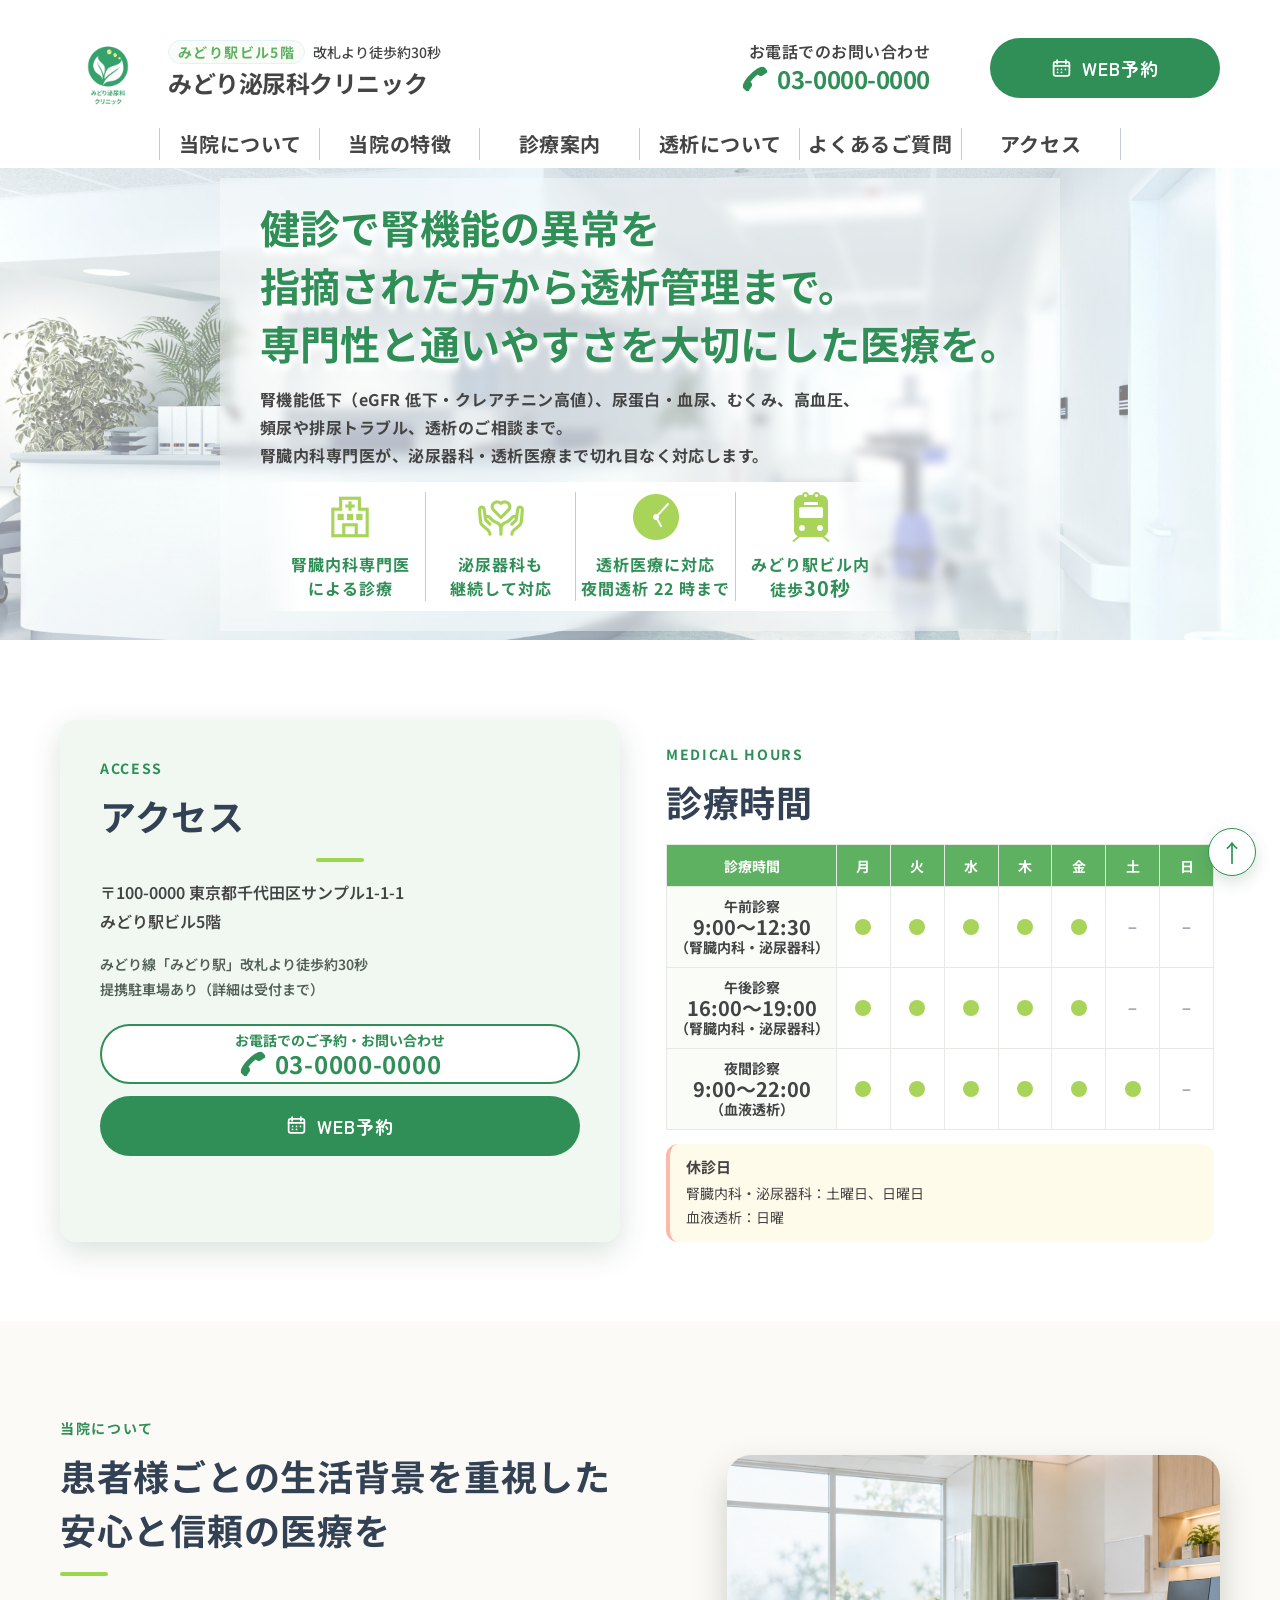
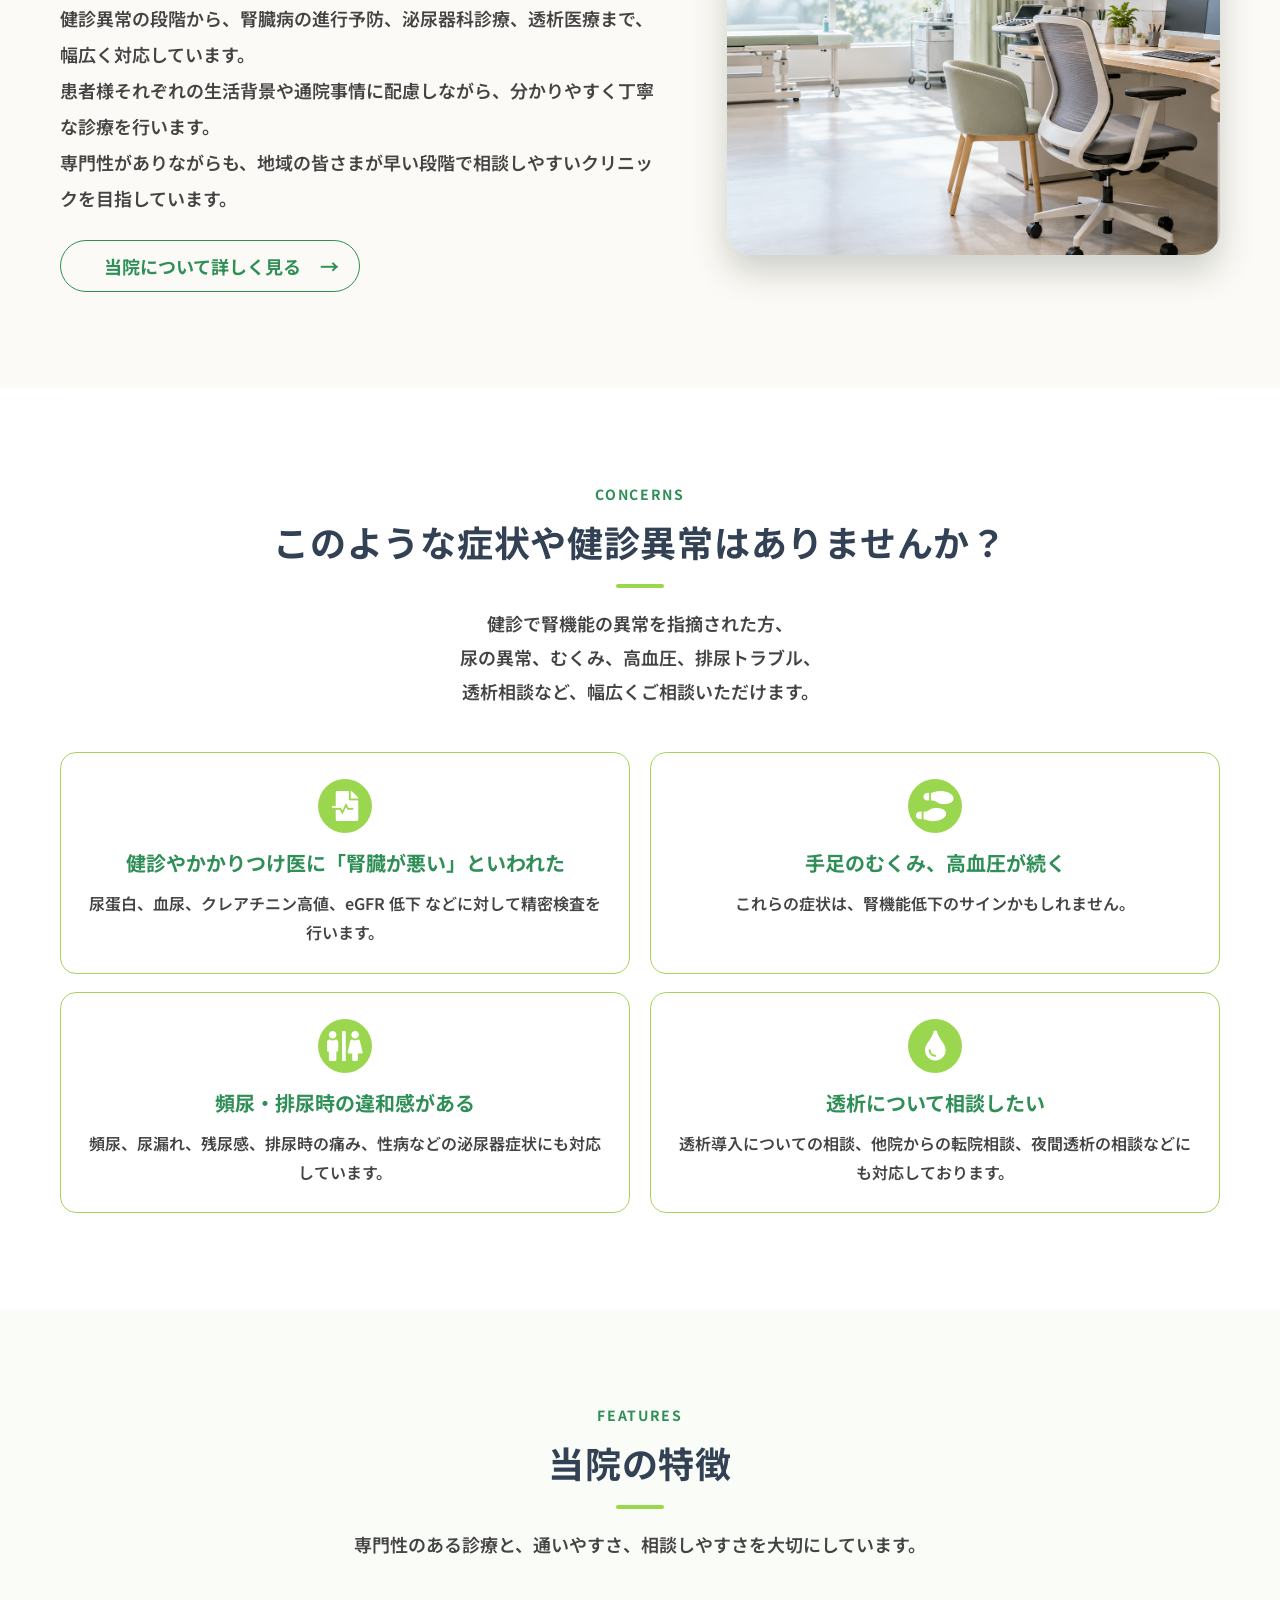
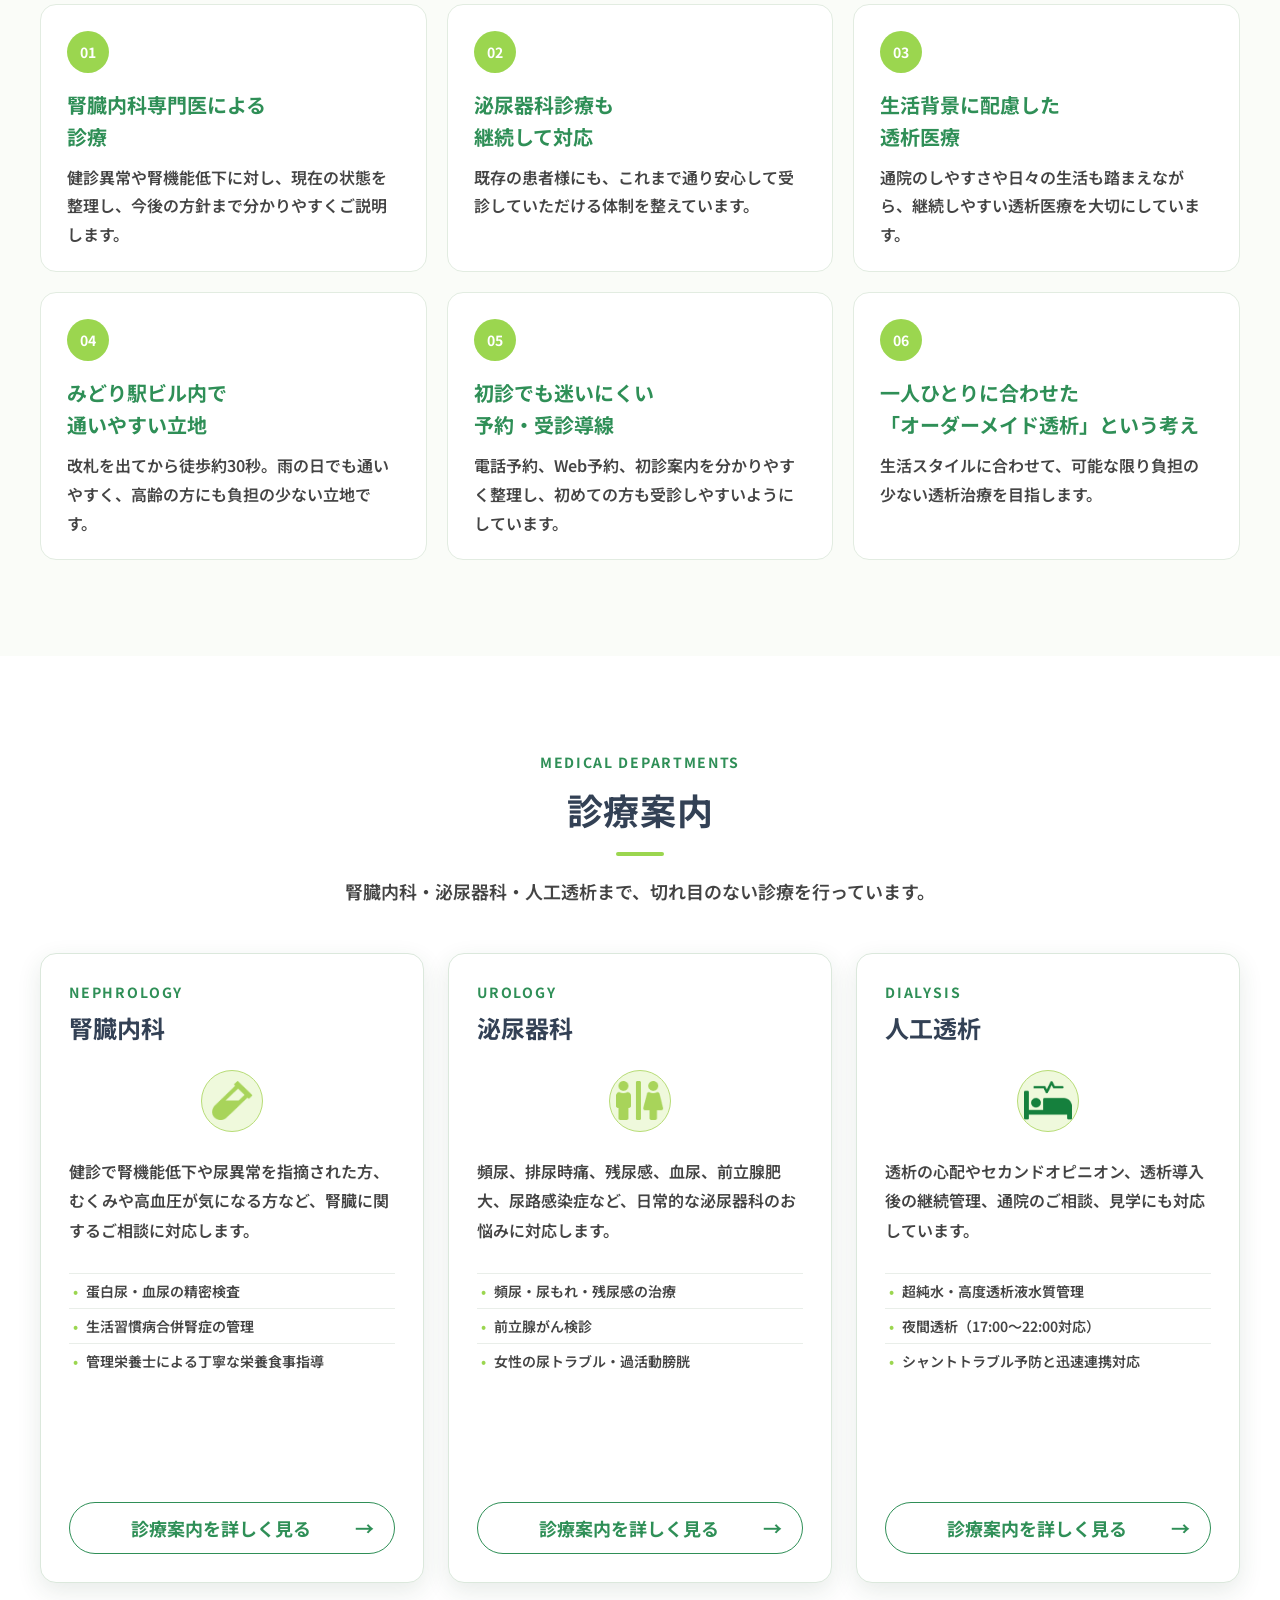
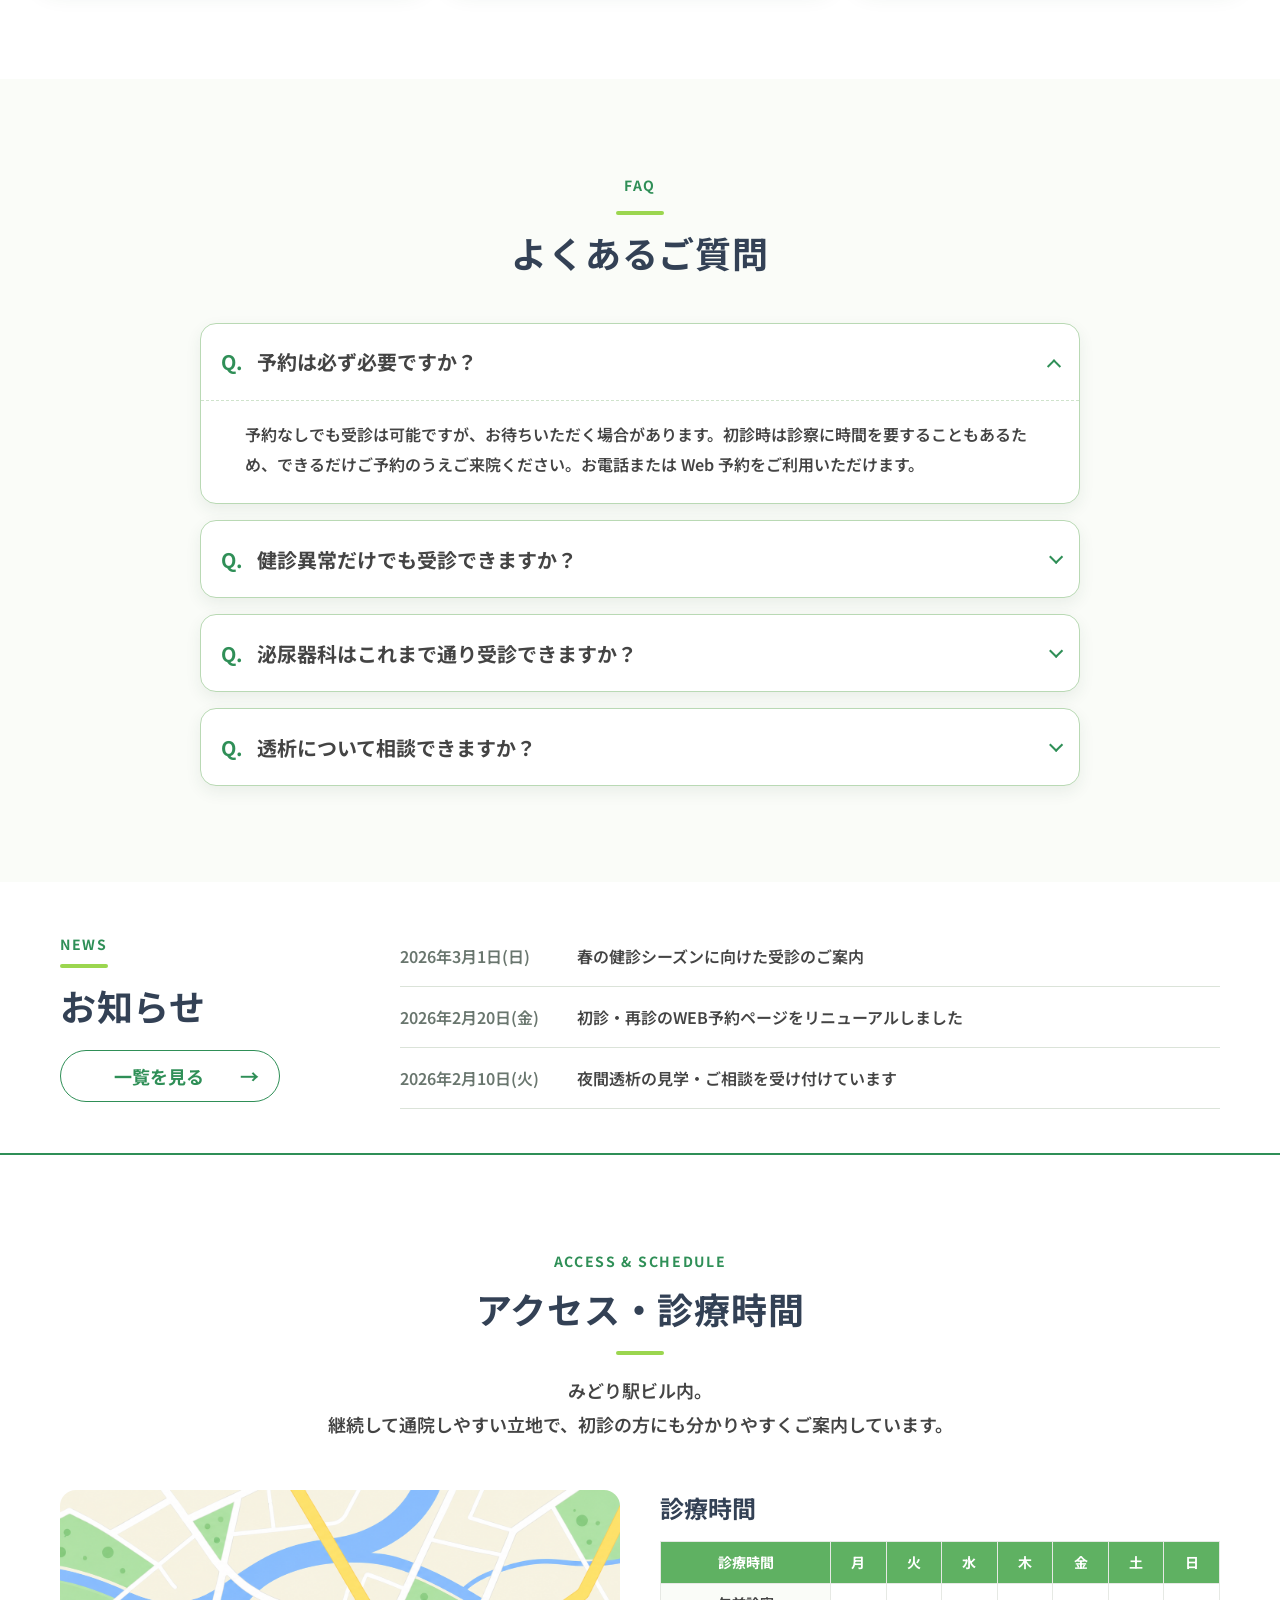
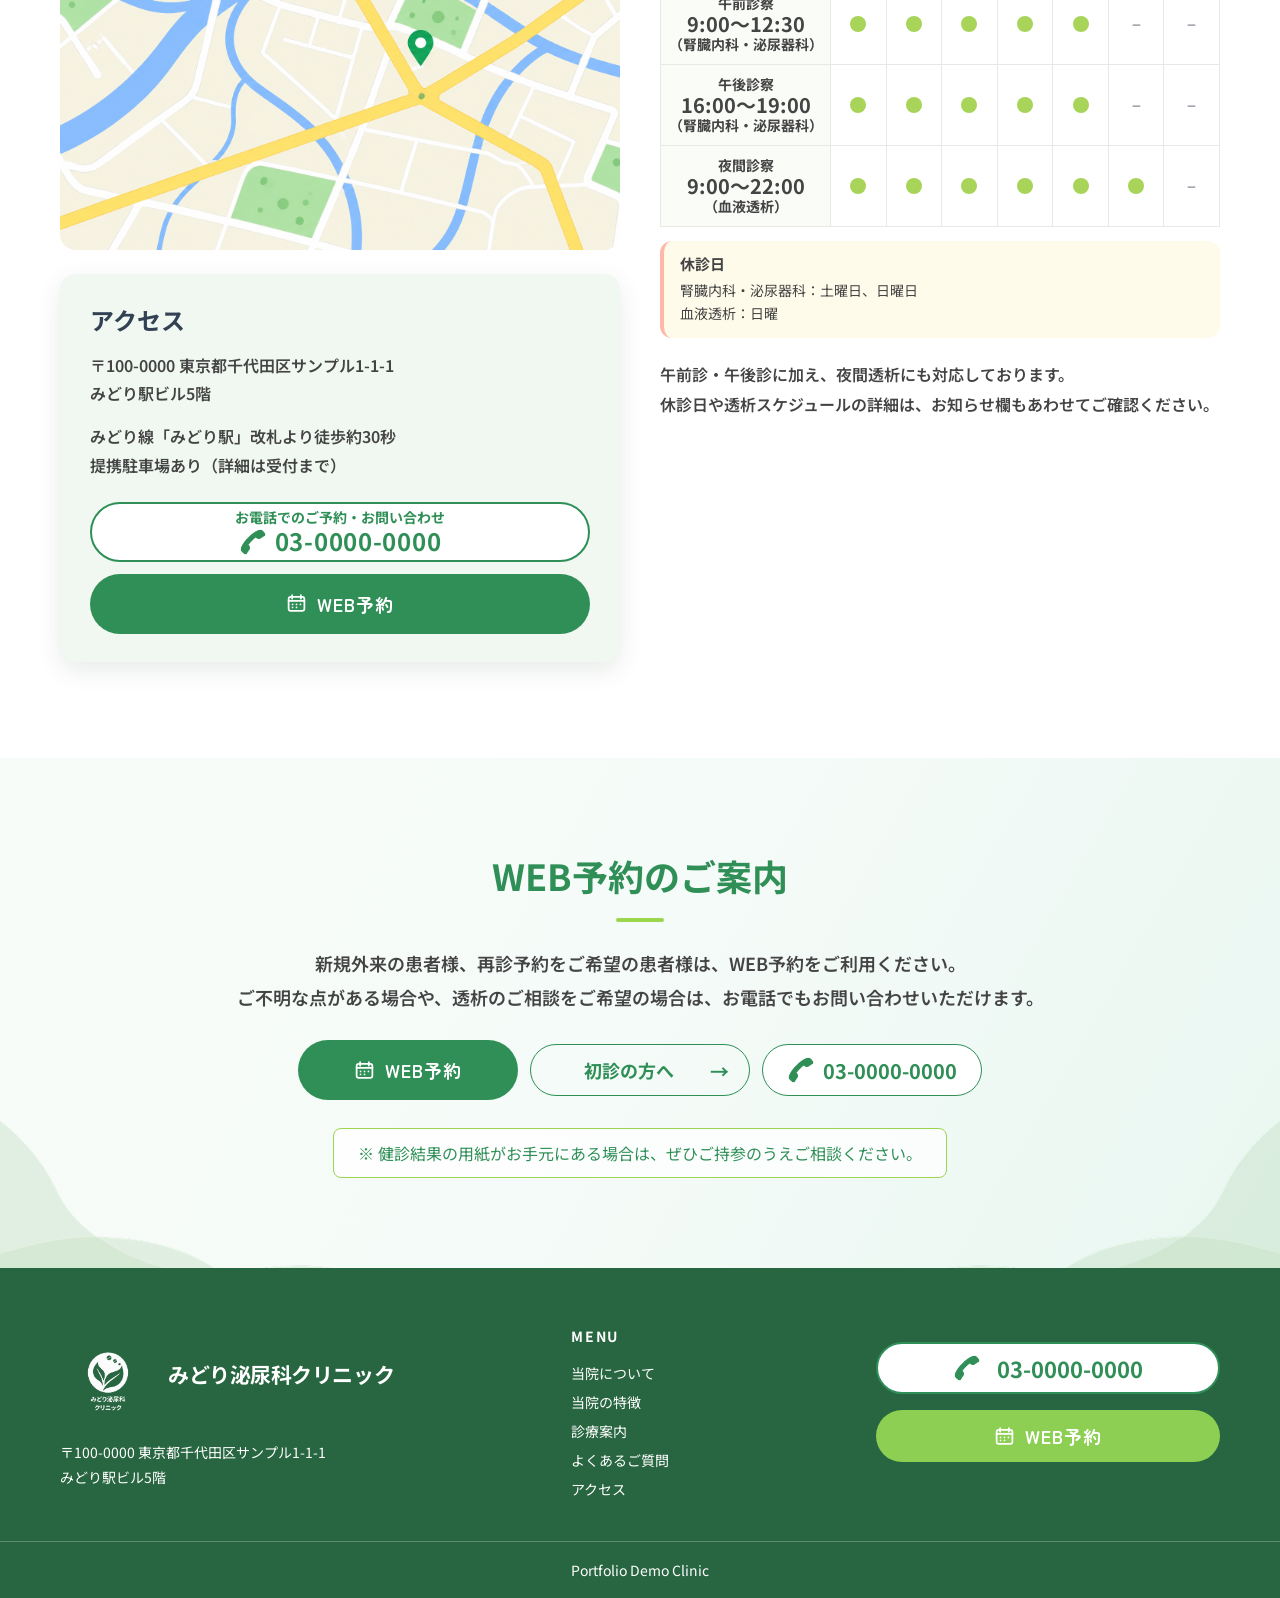
<file: index.html>
<!doctype html>
<html lang="ja">
  <head>
    <meta charset="UTF-8" />
    <meta name="viewport" content="width=device-width, initial-scale=1.0" />
    <meta name="description" content="みどり泌尿科クリニック" />
    <title>みどり泌尿科クリニック</title>
    <link rel="stylesheet" href="./css/style.css" />
  </head>
  <body id="top">
    <div id="app">
  <!-- Header -->
  <header class="site-header" data-node-id="1667:19910">
    <div class="header__main shell">
      <a class="brand" href="#top" aria-label="みどり泌尿科クリニック ホーム">
        <img class="brand__logo brand__logo--image" src="./images/clinic-logo.png" alt="みどり泌尿科クリニック ロゴ" />
        <span class="brand__copy">
          <span class="brand__eyebrow"><b>みどり駅ビル5階</b><small>改札より徒歩約30秒</small></span>
          <span class="brand__name">みどり泌尿科クリニック</span>
        </span>
      </a>
      <div class="header__actions">
        <a class="phone" href="tel:0300000000">
          <span>お電話でのお問い合わせ</span>
          <strong><img src="./images/call.png" alt="" aria-hidden="true" />03-0000-0000</strong>
        </a>
        <a class="booking button" href="#booking">WEB予約</a>
      </div>
      <input class="menu-toggle" id="menu-toggle" type="checkbox" />
      <label class="menu-button" for="menu-toggle">
        <img src="./images/mobile-menu.svg" alt="" /><span class="sr-only">メニューを開く</span>
      </label>
    </div>
    <nav class="global-nav" id="global-nav" aria-label="メインナビゲーション">
      <div class="global-nav__inner">
        <a href="#about">当院について</a><a href="#features">当院の特徴</a><a href="#departments">診療案内</a><a href="#departments">透析について</a><a href="#faq">よくあるご質問</a><a href="#access">アクセス</a>
      </div>
    </nav>
  </header>

  <!-- Main content -->
  <main>
    <!-- Hero / FV -->
    <section class="hero" data-node-id="1667:19911">
      <img class="hero__background" src="./images/hero.png" alt="清潔感のあるクリニック院内" />
      <div class="hero__shell shell">
        <div class="hero__panel">
          <h1>
            <span class="copy-desktop">健診で腎機能の異常を<br />指摘された方から透析管理まで。<br />専門性と通いやすさを大切にした医療を。</span>
            <span class="copy-mobile"><span>健診で腎機能の異常を指摘された方から透析管理まで。</span><span>専門性と通いやすさを</span><span>大切にした医療を。</span></span>
          </h1>
          <p class="hero__lead">
            <span class="copy-desktop">腎機能低下（eGFR 低下・クレアチニン高値）、尿蛋白・血尿、むくみ、高血圧、<br />頻尿や排尿トラブル、透析のご相談まで。<br />腎臓内科専門医が、泌尿器科・透析医療まで切れ目なく対応します。</span>
            <span class="copy-mobile"><span>腎機能低下（eGFR 低下・クレアチニン値）、尿蛋白・血尿、むくみ、高血圧、頻尿や</span><span>排尿トラブル、透析のご相談まで。</span><span>腎臓内科専門医が、泌尿器科・透析医療まで</span><span>切れ目なく対応します。</span></span>
          </p>
          <ul class="feature-list">
            
              <li class="feature-list__item">
                <img src="./images/hospital.png" alt="" />
                <span>腎臓内科専門医<br />による診療</span>
              </li>
              <li class="feature-list__item">
                <img src="./images/charity.png" alt="" />
                <span>泌尿器科も<br />継続して対応</span>
              </li>
              <li class="feature-list__item">
                <img src="./images/clock.png" alt="" />
                <span>透析医療に対応<br />夜間透析 22 時まで</span>
              </li>
              <li class="feature-list__item">
                <img src="./images/train.png" alt="" />
                <span>みどり駅ビル内<br />徒歩<strong>30秒</strong></span>
              </li>
          </ul>
        </div>
        <section class="mobile-info" aria-label="アクセス・診療時間・ご予約情報">
          <div class="mobile-info__block mobile-info__access">
            <span class="round-icon round-icon--pin" aria-hidden="true"></span>
            <h2>アクセス</h2>
            <p>〒100-0000 東京都千代田区サンプル1-1-1<br />みどり駅ビル5階</p>
          </div>
          <div class="mobile-info__block mobile-info__schedule">
            <span class="round-icon round-icon--clock" aria-hidden="true"></span>
            <h2>診療時間</h2>
            
  <div class="schedule-table-wrap">
    <table class="schedule-table">
      <thead><tr><th>診療時間</th><th>月</th><th>火</th><th>水</th><th>木</th><th>金</th><th>土</th><th>日</th></tr></thead>
      <tbody><tr><th><small>午前診察</small><strong>9:00<br />〜<br />12:30</strong><small>（腎臓内科・泌尿器科）</small></th><td><img src="./images/schedule-dot.svg" alt="診療あり" /></td><td><img src="./images/schedule-dot.svg" alt="診療あり" /></td><td><img src="./images/schedule-dot.svg" alt="診療あり" /></td><td><img src="./images/schedule-dot.svg" alt="診療あり" /></td><td><img src="./images/schedule-dot.svg" alt="診療あり" /></td><td>−</td><td>−</td></tr><tr><th><small>午後診察</small><strong>16:00<br />〜<br />19:00</strong><small>（腎臓内科・泌尿器科）</small></th><td><img src="./images/schedule-dot.svg" alt="診療あり" /></td><td><img src="./images/schedule-dot.svg" alt="診療あり" /></td><td><img src="./images/schedule-dot.svg" alt="診療あり" /></td><td><img src="./images/schedule-dot.svg" alt="診療あり" /></td><td><img src="./images/schedule-dot.svg" alt="診療あり" /></td><td>−</td><td>−</td></tr><tr><th><small>夜間診察</small><strong>9:00<br />〜<br />22:00</strong><small>（血液透析）</small></th><td><img src="./images/schedule-dot.svg" alt="診療あり" /></td><td><img src="./images/schedule-dot.svg" alt="診療あり" /></td><td><img src="./images/schedule-dot.svg" alt="診療あり" /></td><td><img src="./images/schedule-dot.svg" alt="診療あり" /></td><td><img src="./images/schedule-dot.svg" alt="診療あり" /></td><td><img src="./images/schedule-dot.svg" alt="診療あり" /></td><td>−</td></tr></tbody>
    </table>
  </div>
            <div class="closed-days"><h3>休診日</h3><p>腎臓内科・泌尿器科：土曜日、日曜日</p><p>血液透析：日曜</p></div>
          </div>
          <div class="mobile-info__block mobile-info__phone">
            <span class="round-icon round-icon--phone" aria-hidden="true"></span>
            <h2>お電話でのご予約</h2>
            <a class="mobile-phone" href="tel:0300000000"><small>お電話でのご予約・お問い合わせ</small><strong><img src="./images/call.png" alt="" />03-0000-0000</strong></a>
            <p class="caption">受付時間：診療時間に準ずる</p>
          </div>
          <div class="mobile-info__block mobile-info__booking">
            <span class="round-icon round-icon--calendar" aria-hidden="true"></span>
            <h2>24時間受付</h2>
            <a class="button mobile-booking" href="#booking">WEB予約</a>
          </div>
        </section>
      </div>
    </section>

    <!-- Access and schedule -->
    <section class="quick-access section-shell" aria-label="アクセスと診療時間">
      <article class="clinic-card">
        <p class="section-kicker">ACCESS</p><h2>アクセス</h2>
        <p>〒100-0000 東京都千代田区サンプル1-1-1<br />みどり駅ビル5階</p>
        <p class="clinic-card__route">みどり線「みどり駅」改札より徒歩約30秒<br />提携駐車場あり（詳細は受付まで）</p>
        <a class="phone-button" href="tel:0300000000"><small>お電話でのご予約・お問い合わせ</small><strong><img src="./images/call.png" alt="" aria-hidden="true" />03-0000-0000</strong></a>
        <a class="button" href="#booking">WEB予約</a>
      </article>
      <article class="quick-schedule"><p class="section-kicker">MEDICAL HOURS</p><h2>診療時間</h2>
  <div class="schedule-table-wrap">
    <table class="schedule-table">
      <thead><tr><th>診療時間</th><th>月</th><th>火</th><th>水</th><th>木</th><th>金</th><th>土</th><th>日</th></tr></thead>
      <tbody><tr><th><small>午前診察</small><strong>9:00<br />〜<br />12:30</strong><small>（腎臓内科・泌尿器科）</small></th><td><img src="./images/schedule-dot.svg" alt="診療あり" /></td><td><img src="./images/schedule-dot.svg" alt="診療あり" /></td><td><img src="./images/schedule-dot.svg" alt="診療あり" /></td><td><img src="./images/schedule-dot.svg" alt="診療あり" /></td><td><img src="./images/schedule-dot.svg" alt="診療あり" /></td><td>−</td><td>−</td></tr><tr><th><small>午後診察</small><strong>16:00<br />〜<br />19:00</strong><small>（腎臓内科・泌尿器科）</small></th><td><img src="./images/schedule-dot.svg" alt="診療あり" /></td><td><img src="./images/schedule-dot.svg" alt="診療あり" /></td><td><img src="./images/schedule-dot.svg" alt="診療あり" /></td><td><img src="./images/schedule-dot.svg" alt="診療あり" /></td><td><img src="./images/schedule-dot.svg" alt="診療あり" /></td><td>−</td><td>−</td></tr><tr><th><small>夜間診察</small><strong>9:00<br />〜<br />22:00</strong><small>（血液透析）</small></th><td><img src="./images/schedule-dot.svg" alt="診療あり" /></td><td><img src="./images/schedule-dot.svg" alt="診療あり" /></td><td><img src="./images/schedule-dot.svg" alt="診療あり" /></td><td><img src="./images/schedule-dot.svg" alt="診療あり" /></td><td><img src="./images/schedule-dot.svg" alt="診療あり" /></td><td><img src="./images/schedule-dot.svg" alt="診療あり" /></td><td>−</td></tr></tbody>
    </table>
  </div><div class="closed-days"><h3>休診日</h3><p>腎臓内科・泌尿器科：土曜日、日曜日</p><p>血液透析：日曜</p></div></article>
    </section>

    <!-- About clinic -->
    <section class="about section-shell" id="about">
      <div class="about__copy"><p class="section-kicker">当院について</p><h2>患者様ごとの生活背景を重視した<br />安心と信頼の医療を</h2><p>健診異常の段階から、腎臓病の進行予防、泌尿器科診療、透析医療まで、幅広く対応しています。<br />患者様それぞれの生活背景や通院事情に配慮しながら、分かりやすく丁寧な診療を行います。<br />専門性がありながらも、地域の皆さまが早い段階で相談しやすいクリニックを目指しています。</p><a class="outline-button" href="#departments">当院について詳しく見る <span>→</span></a></div>
      <img class="about__image" src="./images/about-clinic-room.png" alt="明るく清潔なクリニックの診察室" />
    </section>

    <!-- Concerns -->
    <section class="concerns section-shell">
      <div class="section-heading"><p class="section-kicker">CONCERNS</p><h2>このような症状や健診異常はありませんか？</h2><p>健診で腎機能の異常を指摘された方、<br />尿の異常、むくみ、高血圧、排尿トラブル、<br />透析相談など、幅広くご相談いただけます。</p></div>
      <div class="concern-grid"><article class="concern-card"><span class="concern-card__icon"><img src="./images/concerns-1.png" alt="" /></span><div><h3>健診やかかりつけ医に「腎臓が悪い」といわれた</h3><p>尿蛋白、血尿、クレアチニン高値、eGFR 低下 などに対して精密検査を行います。</p></div></article><article class="concern-card"><span class="concern-card__icon"><img src="./images/concerns-2.png" alt="" /></span><div><h3>手足のむくみ、高血圧が続く</h3><p>これらの症状は、腎機能低下のサインかもしれません。</p></div></article><article class="concern-card"><span class="concern-card__icon"><img src="./images/concerns-3.png" alt="" /></span><div><h3>頻尿・排尿時の違和感がある</h3><p>頻尿、尿漏れ、残尿感、排尿時の痛み、性病などの泌尿器症状にも対応しています。</p></div></article><article class="concern-card"><span class="concern-card__icon"><img src="./images/concerns-4.png" alt="" /></span><div><h3>透析について相談したい</h3><p>透析導入についての相談、他院からの転院相談、夜間透析の相談などにも対応しております。</p></div></article></div>
    </section>

    <!-- Clinic features -->
    <section class="features-section" id="features"><div class="section-shell"><div class="section-heading"><p class="section-kicker">FEATURES</p><h2>当院の特徴</h2><p>専門性のある診療と、通いやすさ、相談しやすさを大切にしています。</p></div><div class="feature-grid"><article class="feature-card"><span>01</span><h3>腎臓内科専門医による<br />診療</h3><p>健診異常や腎機能低下に対し、現在の状態を整理し、今後の方針まで分かりやすくご説明します。</p></article><article class="feature-card"><span>02</span><h3>泌尿器科診療も<br />継続して対応</h3><p>既存の患者様にも、これまで通り安心して受診していただける体制を整えています。</p></article><article class="feature-card"><span>03</span><h3>生活背景に配慮した<br />透析医療</h3><p>通院のしやすさや日々の生活も踏まえながら、継続しやすい透析医療を大切にしています。</p></article><article class="feature-card"><span>04</span><h3>みどり駅ビル内で<br />通いやすい立地</h3><p>改札を出てから徒歩約30秒。雨の日でも通いやすく、高齢の方にも負担の少ない立地です。</p></article><article class="feature-card"><span>05</span><h3>初診でも迷いにくい<br />予約・受診導線</h3><p>電話予約、Web予約、初診案内を分かりやすく整理し、初めての方も受診しやすいようにしています。</p></article><article class="feature-card"><span>06</span><h3>一人ひとりに合わせた<br />「オーダーメイド透析」という考え</h3><p>生活スタイルに合わせて、可能な限り負担の少ない透析治療を目指します。</p></article></div></div></section>

    <!-- Medical departments -->
    <section class="departments section-shell" id="departments"><div class="section-heading"><p class="section-kicker">MEDICAL DEPARTMENTS</p><h2>診療案内</h2><p>腎臓内科・泌尿器科・人工透析まで、切れ目のない診療を行っています。</p></div><div class="department-grid"><article class="department-card"><p>NEPHROLOGY</p><h3>腎臓内科</h3><div class="department-card__symbol" aria-hidden="true"><img src="./images/nephrology.png" alt="" /></div><p class="department-card__text">健診で腎機能低下や尿異常を指摘された方、むくみや高血圧が気になる方など、腎臓に関するご相談に対応します。</p><ul><li>蛋白尿・血尿の精密検査</li><li>生活習慣病合併腎症の管理</li><li>管理栄養士による丁寧な栄養食事指導</li></ul><a class="outline-button" href="#access">診療案内を詳しく見る <span>→</span></a></article><article class="department-card"><p>UROLOGY</p><h3>泌尿器科</h3><div class="department-card__symbol" aria-hidden="true"><img src="./images/urology.png" alt="" /></div><p class="department-card__text">頻尿、排尿時痛、残尿感、血尿、前立腺肥大、尿路感染症など、日常的な泌尿器科のお悩みに対応します。</p><ul><li>頻尿・尿もれ・残尿感の治療</li><li>前立腺がん検診</li><li>女性の尿トラブル・過活動膀胱</li></ul><a class="outline-button" href="#access">診療案内を詳しく見る <span>→</span></a></article><article class="department-card"><p>DIALYSIS</p><h3>人工透析</h3><div class="department-card__symbol" aria-hidden="true"><img src="./images/dialysis.png" alt="" /></div><p class="department-card__text">透析の心配やセカンドオピニオン、透析導入後の継続管理、通院のご相談、見学にも対応しています。</p><ul><li>超純水・高度透析液水質管理</li><li>夜間透析（17:00〜22:00対応）</li><li>シャントトラブル予防と迅速連携対応</li></ul><a class="outline-button" href="#access">診療案内を詳しく見る <span>→</span></a></article></div></section>

    <!-- FAQ -->
    <section class="faq-section" id="faq"><div class="section-shell"><div class="section-heading"><p class="section-kicker">FAQ</p><h2>よくあるご質問</h2></div><div class="faq-list"><div class="faq-item"><input class="faq-toggle" type="radio" name="faq" id="faq-1" checked /><label class="faq-question" for="faq-1"><span>Q.</span>予約は必ず必要ですか？<b aria-hidden="true"></b></label><p>予約なしでも受診は可能ですが、お待ちいただく場合があります。初診時は診察に時間を要することもあるため、できるだけご予約のうえご来院ください。お電話または Web 予約をご利用いただけます。</p></div><div class="faq-item"><input class="faq-toggle" type="radio" name="faq" id="faq-2" /><label class="faq-question" for="faq-2"><span>Q.</span>健診異常だけでも受診できますか？<b aria-hidden="true"></b></label><p>はい。健診結果をご持参のうえご相談ください。必要に応じて、精密検査や今後の治療方針をご案内します。</p></div><div class="faq-item"><input class="faq-toggle" type="radio" name="faq" id="faq-3" /><label class="faq-question" for="faq-3"><span>Q.</span>泌尿器科はこれまで通り受診できますか？<b aria-hidden="true"></b></label><p>はい。頻尿、血尿、排尿時の痛みなど、泌尿器科の症状にもこれまで通り対応しています。</p></div><div class="faq-item"><input class="faq-toggle" type="radio" name="faq" id="faq-4" /><label class="faq-question" for="faq-4"><span>Q.</span>透析について相談できますか？<b aria-hidden="true"></b></label><p>透析導入のご相談、他院からの転院、夜間透析についてもお気軽にお問い合わせください。</p></div></div></div></section>

    <!-- News -->
    <section class="news section-shell" id="news"><div><p class="section-kicker">NEWS</p><h2>お知らせ</h2><a class="outline-button" href="#news">一覧を見る <span>→</span></a></div><ul><li><time datetime="2026-03-01">2026年3月1日(日)</time><a href="#news">春の健診シーズンに向けた受診のご案内</a></li><li><time datetime="2026-02-20">2026年2月20日(金)</time><a href="#news">初診・再診のWEB予約ページをリニューアルしました</a></li><li><time datetime="2026-02-10">2026年2月10日(火)</time><a href="#news">夜間透析の見学・ご相談を受け付けています</a></li></ul></section>

    <!-- Access and schedule details -->
    <section class="access-section" id="access"><div class="section-shell"><div class="section-heading"><p class="section-kicker">ACCESS &amp; SCHEDULE</p><h2>アクセス・診療時間</h2><p>みどり駅ビル内。<br />継続して通院しやすい立地で、初診の方にも分かりやすくご案内しています。</p></div><div class="access-grid"><div><div class="map-placeholder" role="img" aria-label="みどり駅ビル周辺地図">MAP</div><article class="access-contact"><h3>アクセス</h3><p>〒100-0000 東京都千代田区サンプル1-1-1<br />みどり駅ビル5階</p><p>みどり線「みどり駅」改札より徒歩約30秒<br />提携駐車場あり（詳細は受付まで）</p><a class="phone-button" href="tel:0300000000"><small>お電話でのご予約・お問い合わせ</small><strong><img src="./images/call.png" alt="" aria-hidden="true" />03-0000-0000</strong></a><a class="button" href="#booking">WEB予約</a></article></div><article class="access-schedule"><h3>診療時間</h3>
  <div class="schedule-table-wrap">
    <table class="schedule-table">
      <thead><tr><th>診療時間</th><th>月</th><th>火</th><th>水</th><th>木</th><th>金</th><th>土</th><th>日</th></tr></thead>
      <tbody><tr><th><small>午前診察</small><strong>9:00<br />〜<br />12:30</strong><small>（腎臓内科・泌尿器科）</small></th><td><img src="./images/schedule-dot.svg" alt="診療あり" /></td><td><img src="./images/schedule-dot.svg" alt="診療あり" /></td><td><img src="./images/schedule-dot.svg" alt="診療あり" /></td><td><img src="./images/schedule-dot.svg" alt="診療あり" /></td><td><img src="./images/schedule-dot.svg" alt="診療あり" /></td><td>−</td><td>−</td></tr><tr><th><small>午後診察</small><strong>16:00<br />〜<br />19:00</strong><small>（腎臓内科・泌尿器科）</small></th><td><img src="./images/schedule-dot.svg" alt="診療あり" /></td><td><img src="./images/schedule-dot.svg" alt="診療あり" /></td><td><img src="./images/schedule-dot.svg" alt="診療あり" /></td><td><img src="./images/schedule-dot.svg" alt="診療あり" /></td><td><img src="./images/schedule-dot.svg" alt="診療あり" /></td><td>−</td><td>−</td></tr><tr><th><small>夜間診察</small><strong>9:00<br />〜<br />22:00</strong><small>（血液透析）</small></th><td><img src="./images/schedule-dot.svg" alt="診療あり" /></td><td><img src="./images/schedule-dot.svg" alt="診療あり" /></td><td><img src="./images/schedule-dot.svg" alt="診療あり" /></td><td><img src="./images/schedule-dot.svg" alt="診療あり" /></td><td><img src="./images/schedule-dot.svg" alt="診療あり" /></td><td><img src="./images/schedule-dot.svg" alt="診療あり" /></td><td>−</td></tr></tbody>
    </table>
  </div><div class="closed-days"><h4>休診日</h4><p>腎臓内科・泌尿器科：土曜日、日曜日</p><p>血液透析：日曜</p></div><p class="access-schedule__note">午前診・午後診に加え、夜間透析にも対応しております。<br />休診日や透析スケジュールの詳細は、お知らせ欄もあわせてご確認ください。</p></article></div></div></section>

    <!-- Final CTA -->
    <section class="booking-cta" id="booking"><div class="section-shell"><h2>WEB予約のご案内</h2><span></span><div><p>新規外来の患者様、再診予約をご希望の患者様は、WEB予約をご利用ください。<br />ご不明な点がある場合や、透析のご相談をご希望の場合は、お電話でもお問い合わせいただけます。</p><a class="button" href="#booking">WEB予約</a><a class="outline-button" href="#access">初診の方へ <span>→</span></a><a class="booking-cta__phone" href="tel:0300000000"><img src="./images/call.png" alt="" aria-hidden="true" />03-0000-0000</a></div><small>※ 健診結果の用紙がお手元にある場合は、ぜひご持参のうえご相談ください。</small></div></section>
  </main>

  <!-- Back to top -->
  <a class="back-to-top" href="#top" aria-label="ページ上部へ戻る">↑</a>
  <!-- Footer -->
  <footer class="site-footer"><div class="section-shell"><div class="footer-brand"><a class="brand" href="#top"><img class="brand__logo brand__logo--image" src="./images/clinic-logo.png" alt="みどり泌尿科クリニック ロゴ" /><span class="brand__copy"><span class="brand__name">みどり腎臓・<br />泌尿器クリニック</span></span></a><p>〒100-0000 東京都千代田区サンプル1-1-1<br />みどり駅ビル5階</p></div><div class="footer-menu"><h2>MENU</h2><a href="#about">当院について</a><a href="#features">当院の特徴</a><a href="#departments">診療案内</a><a href="#faq">よくあるご質問</a><a href="#access">アクセス</a></div><div class="footer-contact"><a href="tel:0300000000">☎ 03-0000-0000</a><a class="button" href="#booking">WEB予約</a></div></div><small>Portfolio Demo Clinic</small></footer>
</div>
  </body>
</html>
</file>
<file: css/style.css>
@import url('https://fonts.googleapis.com/css2?family=Noto+Sans+JP:wght@500;600;700&family=Zen+Maru+Gothic:wght@700&display=swap');

:root {
  --green: #2f8f57;
  --lime: #9bd64f;
  --ink: #444;
  --line: #c5cad6;
  --white: #fff;
  --content: 1160px;
}

* { box-sizing: border-box; }
html { color: var(--ink); font-family: 'Noto Sans JP', system-ui, sans-serif; scroll-behavior: smooth; }
body { margin: 0; min-width: 320px; }
a { color: inherit; text-decoration: none; }
img { display: block; max-width: 100%; }
.shell { width: min(var(--content), calc(100% - 32px)); margin-inline: auto; }
.sr-only { position: absolute; width: 1px; height: 1px; padding: 0; margin: -1px; overflow: hidden; clip: rect(0, 0, 0, 0); white-space: nowrap; border: 0; }

/* Header */
.site-header {
  position: relative;
  z-index: 10;
  height: 168px;
  padding-top: 20px;
  background: rgba(255, 255, 255, .95);
  backdrop-filter: blur(6px);
}
.header__main { height: 96px; display: flex; align-items: center; justify-content: space-between; }
.brand { display: flex; align-items: center; gap: 12px; min-width: 0; }
.brand__logo { width: 76px; height: 76px; object-fit: contain; border-radius: 16px; }
.header__main .brand__logo { width: 96px; height: 96px; }
.brand__logo--image { background: #fff; }
.footer-brand .brand__logo--image { content: url('../images/clinic-logo-white.png'); background: transparent; }
.footer-brand .brand__logo { width: 96px; height: 96px; }
.brand__logo--mark { display: grid; place-items: center; border: 3px solid #5fb162; color: #5fb162; background: #f6fbf2; font-size: 38px; font-weight: 500; line-height: 1; }
.brand__logo--mark > span { transform: rotate(45deg); }
.brand__copy { display: flex; flex-direction: column; gap: 5px; }
.brand__eyebrow { display: flex; align-items: center; gap: 8px; }
.brand__eyebrow b { padding: 3px 9px; border: 1px solid #e0f2fe; border-radius: 99px; color: #5fb162; background: #fafcf8; font-size: 14px; letter-spacing: .1em; line-height: 16px; }
.brand__eyebrow small { font-size: 14px; font-weight: 500; }
.brand__name { font-size: 24px; font-weight: 700; line-height: 28px; letter-spacing: -.45px; white-space: nowrap; }
.header__actions { display: flex; align-items: center; gap: 60px; }
.phone { display: flex; flex-direction: column; align-items: flex-end; line-height: 1; }
.phone > span { font-size: 16px; font-weight: 600; letter-spacing: .03em; }
.phone strong { display: inline-flex; align-items: center; gap: 8px; margin-top: 6px; color: var(--green); font-size: 24px; letter-spacing: -.45px; }
.phone strong img { width: 28px; height: 28px; object-fit: contain; }
.button { display: grid; place-items: center; width: 230px; height: 60px; border-radius: 99px; color: var(--white); background: var(--green); font-family: 'Zen Maru Gothic', sans-serif; font-size: 18px; font-weight: 700; letter-spacing: .05em; transition: transform .2s ease, background-color .2s ease; }
.booking.button, .mobile-booking, .clinic-card > .button, .access-contact > .button, .booking-cta .button, .footer-contact .button { display: inline-flex; align-items: center; justify-content: center; gap: 10px; }
.booking.button::before, .mobile-booking::before, .clinic-card > .button::before, .access-contact > .button::before, .booking-cta .button::before, .footer-contact .button::before { content: ''; width: 21px; height: 21px; flex: 0 0 21px; background: url('../images/calendar.svg') center / contain no-repeat; }
.button:hover { background: #27794a; transform: translateY(-1px); }
.global-nav { margin-top: 12px; }
.global-nav__inner { display: flex; justify-content: center; width: 974px; max-width: calc(100% - 32px); margin-inline: auto; }
.global-nav a { display: grid; place-items: center; min-width: 160px; padding: 8px; border-left: 1px solid var(--line); font-size: 20px; font-weight: 700; line-height: 16px; letter-spacing: .03em; white-space: nowrap; }
.global-nav a:last-child { border-right: 1px solid var(--line); }
.menu-button { display: none; cursor: pointer; }
.menu-toggle { position: absolute; width: 1px; height: 1px; opacity: 0; pointer-events: none; }
.mobile-info { display: none; }
.copy-mobile { display: none; }

/* Hero / FV */
.hero { position: relative; height: 472px; overflow: hidden; }
.hero__background { position: absolute; inset: 0; width: 100%; height: 100%; object-fit: cover; opacity: .5; }
.hero__shell { position: relative; display: flex; align-items: center; justify-content: center; height: 100%; padding-inline: 30px; }
.hero__panel { width: 840px; min-height: 452px; display: flex; flex-direction: column; justify-content: center; gap: 13px; padding: 20px 40px; background: rgba(255, 255, 255, .38); backdrop-filter: blur(5px); }
.hero h1 { margin: 0; color: var(--green); font-size: 40px; font-weight: 700; line-height: 1.45; white-space: nowrap; text-shadow: 0 4px 4px #fff; filter: drop-shadow(0 4px 2px #fff); }
.hero__lead { margin: 0; font-size: 16px; font-weight: 700; line-height: 28px; letter-spacing: .03em; }
.feature-list { display: grid; grid-template-columns: 150px 150px 160px 150px; width: 640px; margin: 0; padding: 10px 15px; list-style: none; background: linear-gradient(90deg, transparent 0%, #fff 7%, #fff 90%, transparent 100%); }
.feature-list__item { display: flex; flex-direction: column; align-items: center; justify-content: center; gap: 10px; min-height: 108px; color: var(--green); font-size: 16px; font-weight: 700; line-height: 24px; letter-spacing: 1px; text-align: center; }
.feature-list__item + .feature-list__item { border-left: 1px solid var(--line); }
.feature-list__item img { width: 50px; height: 50px; object-fit: contain; }
.feature-list__item strong { font-size: 20px; }

/* Shared content sections */
.section-shell { width: min(var(--content), calc(100% - 64px)); margin-inline: auto; }
.section-kicker { margin: 0 0 10px; color: var(--green); font-size: 14px; font-weight: 700; letter-spacing: .12em; }
.section-kicker::after { display: none; }
.section-heading { text-align: center; }
.section-heading h2:has(+ p)::after, .about__copy h2:has(+ p)::after, .clinic-card h2:has(+ p)::after { content: ''; display: block; width: 48px; height: 4px; margin: 16px auto 0; background: var(--lime); }
.about__copy h2:has(+ p)::after { margin-left: 0; }
.section-heading h2:has(+ p)::after, .about__copy h2:has(+ p)::after, .clinic-card h2:has(+ p)::after, .news .section-kicker::after, .faq-section .section-kicker::after, .booking-cta > div > span { border-radius: 99px; }
.section-heading h2, .quick-access h2, .about h2, .news h2 { margin: 0; color: #334155; font-size: 36px; line-height: 1.5; letter-spacing: .02em; text-wrap: balance; }
.section-heading > p:last-child { margin: 18px 0 0; font-size: 18px; font-weight: 600; line-height: 1.9; }
.outline-button { position: relative; display: inline-flex; align-items: center; justify-content: center; min-width: 220px; height: 52px; padding: 0 42px 0 20px; border: 1px solid var(--green); border-radius: 99px; color: var(--green); font-size: 18px; font-weight: 700; transition: background-color .2s ease, color .2s ease; }
.outline-button span { position: absolute; right: 20px; font-size: 19px; }
.outline-button:hover { color: #fff; background: var(--green); }
.phone-button { display: flex; flex-direction: column; align-items: center; justify-content: center; height: 60px; border: 2px solid var(--green); border-radius: 99px; color: var(--green); }
.phone-button small { font-size: 14px; font-weight: 700; }
.phone-button strong { display: inline-flex; align-items: center; justify-content: center; gap: 8px; font-size: 24px; line-height: 1.2; letter-spacing: .03em; }
.phone-button strong img, .booking-cta__phone img { width: 28px; height: 28px; object-fit: contain; }
.schedule-table-wrap { width: 100%; margin-top: 16px; overflow: hidden; }
.schedule-table { width: 100%; border-collapse: collapse; table-layout: fixed; text-align: center; }
.schedule-table th, .schedule-table td { border: 1px solid #e6e9e4; }
.schedule-table thead th { height: 42px; color: #fff; background: #5fb162; font-size: 14px; }
.schedule-table thead th:first-child { width: 170px; }
.schedule-table tbody th { padding: 10px 5px; background: #fafcf8; }
.schedule-table tbody th small, .schedule-table tbody th strong { display: block; }
.schedule-table tbody th strong br { display: none; }
.schedule-table tbody th small { font-size: 14px; line-height: 19px; }
.schedule-table tbody th strong { font-size: 20px; line-height: 22px; white-space: nowrap; }
.schedule-table tbody td { color: #778; font-size: 16px; }
.schedule-table tbody td img { width: 16px; height: 16px; margin: auto; }
.closed-days { margin-top: 14px; padding: 12px 16px; border-left: 4px solid #feb8a9; border-radius: 12px; background: #fffbeb; }
.closed-days h3, .closed-days h4 { margin: 0 0 5px; font-size: 15px; }
.closed-days p { margin: 0; font-size: 14px; line-height: 1.7; }

/* Access and schedule */
.quick-access { display: grid; grid-template-columns: 1fr 1fr; gap: 40px; padding-block: 80px; }
.clinic-card { padding: 38px 40px; border-radius: 16px; background: #f0f8f1; box-shadow: 0 10px 30px rgba(33, 76, 45, .16); }
.clinic-card h2, .quick-schedule h2 { font-size: 36px; }
.clinic-card > p:not(.section-kicker) { margin: 16px 0 0; font-size: 16px; font-weight: 600; line-height: 1.8; }
.clinic-card__route { color: #526058; font-size: 14px !important; }
.clinic-card .phone-button { margin-top: 22px; background: #fff; }
.clinic-card .button { width: 100%; margin-top: 12px; }
.quick-schedule { padding: 24px 6px 0; }

/* About clinic */
.about { display: grid; grid-template-columns: 1.1fr .9fr; gap: 64px; align-items: center; padding-block: 96px; background: #fcfaf6; box-shadow: 0 0 0 100vmax #fcfaf6; clip-path: inset(0 -100vmax); }
.about__copy h2 { max-width: 620px; font-size: 36px; text-wrap: balance; }
.about__copy h2 br { display: block; }
.about__copy > p:not(.section-kicker) { margin: 24px 0; font-size: 18px; font-weight: 600; line-height: 2; }
.about__copy .outline-button { min-width: 300px; padding-left: 32px; padding-right: 48px; }
.about__image { width: 100%; height: 400px; border-radius: 24px; object-fit: cover; box-shadow: 0 16px 35px rgba(30, 50, 35, .22); }

/* Concerns */
.concerns { padding-block: 96px; }
.concerns .section-heading > p:last-child { font-size: 18px; }
.concern-grid { display: grid; grid-template-columns: 1fr 1fr; gap: 18px 20px; margin-top: 44px; }
.concern-card { display: flex; flex-direction: column; align-items: center; gap: 14px; min-height: 148px; padding: 26px 28px; border: 1px solid #a8d45a; border-radius: 16px; text-align: center; }
.concern-card__icon { display: grid; place-items: center; flex: 0 0 54px; width: 54px; height: 54px; border-radius: 50%; color: #fff; background: var(--lime); font-size: 28px; font-weight: 700; }
.concern-card__icon img { width: auto; height: auto; max-width: 38px; max-height: 31px; object-fit: contain; }
.concern-card h3 { margin: 0 0 10px; color: var(--green); font-size: 20px; line-height: 1.6; text-align: center; }
.concern-card p { margin: 0; font-size: 16px; font-weight: 600; line-height: 1.8; text-align: center; }

/* Clinic features */
.features-section, /* FAQ */
.faq-section { background: #fafcf8; }
.features-section { padding-block: 96px; }
.features-section > .section-shell, /* Medical departments */
.departments { width: min(1200px, calc(100% - 48px)); }
.feature-grid { display: grid; grid-template-columns: repeat(3, 1fr); gap: 20px; margin-top: 42px; }
.feature-card { min-height: 234px; padding: 26px 26px 22px; border: 1px solid #e2ece1; border-radius: 16px; background: #fff; }
.feature-card > span { display: grid; place-items: center; width: 42px; height: 42px; border-radius: 50%; color: #fff; background: var(--lime); font-size: 14px; font-weight: 700; }
.feature-card h3 { margin: 16px 0 10px; color: var(--green); font-size: 20px; line-height: 1.6; }
.feature-card p { margin: 0; font-size: 16px; font-weight: 600; line-height: 1.8; }

.departments { padding-block: 96px; }
.department-grid { display: grid; grid-template-columns: repeat(3, 1fr); gap: 24px; margin-top: 44px; }
.department-card { display: flex; flex-direction: column; min-height: 630px; padding: 28px; border: 1px solid #dbe8dc; border-radius: 16px; background: #fff; box-shadow: 0 8px 24px rgba(33, 76, 45, .11); }
.department-card > p:first-child { margin: 0; color: var(--green); font-size: 14px; font-weight: 700; letter-spacing: .13em; }
.department-card h3 { margin: 8px 0 0; font-size: 24px; color: #334155; }
.department-card__symbol { display: grid; place-items: center; align-self: center; width: 62px; height: 62px; margin: 25px 0; border: 1px solid #b7dc76; border-radius: 50%; color: var(--green); background: #eff9dc; font-size: 36px; font-weight: 400; }
.department-card__symbol img { width: auto; height: auto; max-width: 48px; max-height: 40px; object-fit: contain; }
.department-card__text { min-height: 96px; margin: 0; font-size: 16px; font-weight: 600; line-height: 1.85; }
.department-card ul { min-height: 116px; margin: 20px 0; padding: 0; list-style: none; }
.department-card li { padding: 7px 0 7px 18px; border-top: 1px solid #e9eee9; font-size: 14px; font-weight: 600; line-height: 1.45; }
.department-card li::before { content: '•'; margin-left: -14px; margin-right: 8px; color: var(--lime); }
.department-card .outline-button { width: 100%; min-width: 0; margin-top: auto; }

.faq-section { padding-block: 96px; }
.faq-section .section-kicker::after { content: ''; display: block; width: 48px; height: 4px; margin-top: 16px; background: var(--lime); }
.faq-section .section-kicker::after { margin-inline: auto; }
.faq-list { display: grid; gap: 16px; width: min(880px, 100%); margin: 44px auto 0; }
.faq-item { overflow: hidden; border: 1px solid #b9d9b4; border-radius: 16px; background: #fff; box-shadow: 0 6px 16px rgba(33, 76, 45, .08); }
.faq-toggle { position: absolute; opacity: 0; pointer-events: none; }
.faq-question { display: flex; align-items: center; gap: 14px; min-height: 76px; padding: 16px 20px; cursor: pointer; font-size: 20px; font-weight: 700; }
.faq-question > span { color: var(--green); font-size: 20px; }
.faq-question b { width: 10px; height: 10px; margin-left: auto; border-right: 2px solid var(--green); border-bottom: 2px solid var(--green); transform: rotate(45deg) translateY(-3px); transition: transform .2s ease; }
.faq-toggle:checked ~ .faq-question b { transform: rotate(225deg) translate(-3px, -3px); }
.faq-item > p { display: none; margin: 0; padding: 18px 44px 24px; border-top: 1px dashed #cfe3cc; font-size: 16px; font-weight: 600; line-height: 1.9; }
.faq-toggle:checked ~ p { display: block; }

/* News */
.news { display: grid; grid-template-columns: 280px 1fr; gap: 60px; align-items: center; padding-block: 44px; }
.news .section-kicker::after { content: ''; display: block; width: 48px; height: 4px; margin-top: 10px; background: var(--lime); }
.news .outline-button { margin-top: 18px; }
.news ul { margin: 0; padding: 0; list-style: none; }
.news li { display: flex; gap: 32px; padding: 18px 0; border-bottom: 1px solid #dbe3d9; font-size: 16px; font-weight: 600; }
.news time { flex: 0 0 145px; color: #69766e; }
.news li, .news li a { text-align: left; }
.news li a { flex: 1; }

/* Access and schedule details */
.access-section { padding-block: 96px; border-top: 2px solid var(--green); }
.access-grid { display: grid; grid-template-columns: 1fr 1fr; gap: 40px; align-items: start; margin-top: 48px; }
.map-placeholder { display: grid; place-items: center; height: 360px; margin-bottom: 24px; color: transparent; background: url('../images/map-placeholder.png') center / cover no-repeat; border-radius: 16px; font-size: 22px; font-weight: 700; letter-spacing: .2em; text-indent: -9999px; }
.access-contact { padding: 28px 30px; border-radius: 16px; background: #f0f8f1; box-shadow: 0 8px 24px rgba(33, 76, 45, .11); }
.access-contact h3, .access-schedule h3 { margin: 0; font-size: 24px; color: #334155; }
.access-contact p { margin: 14px 0; font-size: 16px; font-weight: 600; line-height: 1.8; }
.access-contact .phone-button { margin-top: 22px; background: #fff; }
.access-contact .button { width: 100%; margin-top: 12px; }
.access-schedule { padding: 0; }
.access-schedule__note { margin: 22px 0 0; font-size: 16px; font-weight: 600; line-height: 1.85; }

/* Final CTA */
.booking-cta { position: relative; isolation: isolate; overflow: hidden; padding-block: 90px; background: linear-gradient(120deg, #f8fcf8 0%, #f5fbf8 48%, #e9f7f1 100%); text-align: center; }
.booking-cta::before, .booking-cta::after { content: ''; position: absolute; z-index: -1; bottom: -24px; width: 460px; height: 512px; background: url('../images/cta-wave.png') left bottom / contain no-repeat; opacity: .9; pointer-events: none; }
.booking-cta::before { left: -26px; }
.booking-cta::after { right: -26px; transform: scaleX(-1); }
.booking-cta > div { position: relative; z-index: 1; }
.booking-cta h2 { margin: 0; color: var(--green); font-size: 36px; line-height: 1.5; }
.booking-cta > div > span { display: block; width: 48px; height: 4px; margin: 16px auto 24px; background: var(--lime); }
.booking-cta > div > div > p { margin: 0; font-size: 18px; font-weight: 600; line-height: 1.9; }
.booking-cta .button, .booking-cta .outline-button { display: inline-flex; justify-content: center; width: 220px; margin: 26px 6px 0; vertical-align: middle; }
.booking-cta .outline-button { gap: 0; }
.booking-cta__phone { display: inline-flex; align-items: center; justify-content: center; gap: 8px; width: 220px; height: 52px; margin: 26px 6px 0; padding: 0 20px; border: 1px solid var(--green); border-radius: 99px; color: var(--green); background: #fff; font-size: 20px; font-weight: 700; vertical-align: middle; transition: background-color .2s ease, color .2s ease, transform .2s ease; }
.booking-cta__phone:hover { color: #fff; background: var(--green); transform: translateY(-1px); }
.booking-cta > div > small { display: inline-block; margin-top: 28px; padding: 12px 24px; border: 1px solid var(--lime); border-radius: 8px; color: var(--green); background: rgba(255,255,255,.78); font-size: 16px; }

/* Footer */
.site-footer { padding-top: 58px; color: #fff; background: #286641; }
.site-footer > div { display: grid; grid-template-columns: 1.3fr .7fr 1fr; gap: 64px; }
.site-footer .brand__name { font-size: 0; line-height: 1.4; }
.site-footer .brand__name::after { content: 'みどり泌尿科クリニック'; font-size: 21px; line-height: 1.4; }
.footer-brand p { margin: 18px 0 0; font-size: 14px; line-height: 1.8; }
.footer-menu { display: grid; grid-template-columns: 1fr; align-content: start; gap: 9px; }
.footer-menu h2 { margin: 0 0 8px; font-size: 14px; letter-spacing: .12em; }
.footer-menu a { font-size: 14px; }
.footer-contact { text-align: right; }
.footer-contact p { margin: 0; font-size: 14px; text-align: center; }
.footer-contact > a:not(.button) { display: flex; align-items: center; justify-content: center; gap: 8px; width: 100%; height: 52px; margin-top: 16px; padding: 0 20px; border: 2px solid var(--green); border-radius: 99px; color: var(--green); background: #fff; font-size: 0; font-weight: 700; }
.footer-contact > a:not(.button)::before { content: ''; width: 28px; height: 28px; background: url('../images/call.png') center / contain no-repeat; }
.footer-contact > a:not(.button)::after { content: '03-0000-0000'; color: var(--green); font-size: 22px; }
.footer-contact .button { width: 100%; height: 52px; margin-top: 16px; background: #8ccf52; }
.site-footer > small { display: block; padding: 18px 32px; margin-top: 42px; border-top: 1px solid rgba(255,255,255,.25); font-size: 14px; text-align: center; }
.back-to-top { position: fixed; right: 24px; bottom: 24px; z-index: 8; display: grid; place-items: center; width: 48px; height: 48px; border: 1px solid var(--green); border-radius: 50%; color: var(--green); background: #fff; box-shadow: 0 6px 16px rgba(33, 76, 45, .16); font-size: 24px; line-height: 1; transition: color .2s ease, background-color .2s ease, transform .2s ease; }
.back-to-top:hover { color: #fff; background: var(--green); transform: translateY(-2px); }

/* Tablet */
@media (max-width: 1024px) {
  .site-header { height: 128px; padding-top: 12px; }
  .header__main { height: 72px; }
  .brand__logo, .header__main .brand__logo { width: 60px; height: 60px; }
  .brand__name { font-size: 19px; }
  .brand__eyebrow small { display: none; }
  .header__actions { gap: 20px; }
  .phone > span { font-size: 14px; }
  .phone strong { font-size: 18px; }
  .phone strong img { width: 24px; height: 24px; }
  .booking { width: 150px; height: 48px; font-size: 16px; }
  .global-nav { margin-top: 4px; }
  .global-nav a { min-width: 0; flex: 1; font-size: 15px; }
  .hero { height: auto; min-height: 472px; }
  .hero__shell { padding-block: 20px; }
  .hero__panel { width: min(840px, 100%); min-height: 432px; }
  .hero h1 { font-size: clamp(28px, 4vw, 40px); }
  .hero__lead { font-size: 16px; }
}

/* Mobile */
@media (max-width: 767px) {
  .site-header { height: 80px; padding-top: 0; background: #fff; box-shadow: 0 1px 1px rgba(0, 0, 0, .1); }
  .header__main { width: 100%; height: 80px; padding-inline: 16px; }
  .brand { gap: 12px; }
  .brand__logo, .header__main .brand__logo { width: 50px; height: 50px; }
  .brand__copy { gap: 0; }
  .brand__eyebrow { gap: 8px; }
  .brand__eyebrow b { padding: 3px 9px; font-size: 14px; line-height: 16px; letter-spacing: 0; }
  .brand__eyebrow small { display: inline; font-size: 14px; line-height: 15px; }
  .brand__name { max-width: 226px; font-size: 18px; line-height: 22px; white-space: normal; }
  .header__actions { display: none; }
  .menu-button { display: grid; place-items: center; width: 32px; height: 32px; padding: 8px; border: 0; border-radius: 0; background: transparent; }
  .menu-button img { width: 18px; height: 14px; }
  .global-nav { position: absolute; top: 80px; left: 0; width: 100%; max-height: 0; margin: 0; overflow: hidden; background: rgba(255, 255, 255, .98); transition: max-height .25s ease; }
  .global-nav.is-open { max-height: 380px; }
  .header__main:has(.menu-toggle:checked) + .global-nav { max-height: 380px; }
  .global-nav__inner { display: grid; grid-template-columns: 1fr 1fr; width: 100%; max-width: none; padding: 12px; }
  .global-nav a { min-height: 52px; border: 0; border-bottom: 1px solid #e8ebee; font-size: 14px; }
  .global-nav a:last-child { border-right: 0; }
  .hero { height: 1780px; min-height: 1780px; background: #f8fafc; }
  .hero__background { object-position: 58% top; opacity: .18; }
  .hero__shell { width: 100%; height: auto; min-height: 1780px; display: flex; flex-direction: column; justify-content: flex-start; padding: 30px 16px; }
  .hero__panel { width: 358px; max-width: 100%; min-height: 550px; gap: 13px; padding: 20px 8px; }
  .hero h1 { width: 100%; margin: 0; font-size: 26px; line-height: 32px; white-space: normal; }
  .hero__lead { width: 100%; margin: 0; font-size: 16px; line-height: 24px; }
  .copy-desktop { display: none; }
  .copy-mobile, .copy-mobile > span { display: block; }
  .feature-list { grid-template-columns: 150px 150px; grid-template-rows: 108px 108px; width: 340px; max-width: 100%; padding: 10px 15px; background: linear-gradient(90deg, transparent 0%, #fff 7%, #fff 90%, transparent 100%); }
  .feature-list__item { min-height: 108px; padding: 0; font-size: 16px; line-height: 24px; }
  .feature-list__item + .feature-list__item { border-left: 0; }
  .feature-list__item:nth-child(even) { border-left: 1px solid var(--line); }
  .feature-list__item:nth-child(n + 3) { border-top: 0; }
  .feature-list__item img { width: 50px; height: 50px; }

  .mobile-info { display: flex; flex-direction: column; width: 358px; max-width: 100%; height: 1170px; margin-top: 0; overflow: hidden; border: 1px solid #f1f5f9; border-radius: 16px; background: #fff; box-shadow: 0 10px 15px -3px rgba(0, 0, 0, .16), 0 4px 6px -4px rgba(0, 0, 0, .16); }
  .mobile-info__block { display: flex; flex-direction: column; align-items: center; padding: 12px; border-top: 1px solid #f1f5f9; }
  .mobile-info__block:first-child { border-top: 0; }
  .mobile-info__access { height: 188px; }
  .mobile-info__schedule { height: 582px; padding-top: 13px; }
  .mobile-info__phone { height: 209px; padding-top: 13px; }
  .mobile-info__booking { height: 189px; padding-top: 13px; }
  .round-icon { position: relative; display: grid; place-items: center; flex: 0 0 48px; width: 48px; height: 48px; border-radius: 50%; color: #fff; background: #a8d45a; line-height: 1; }
  .round-icon--pin::before { content: ''; width: 14px; height: 18px; border: 3px solid #fff; border-radius: 50% 50% 50% 0; transform: translateY(-2px) rotate(-45deg); }
  .round-icon--pin::after { content: ''; position: absolute; top: 17px; left: 21px; width: 6px; height: 6px; border-radius: 50%; background: #fff; }
  .round-icon--clock::before { content: ''; width: 20px; height: 20px; border: 3px solid #fff; border-radius: 50%; }
  .round-icon--clock::after { content: ''; position: absolute; top: 14px; left: 23px; width: 6px; height: 9px; border-left: 2px solid #fff; border-bottom: 2px solid #fff; }
  .round-icon--phone::before { content: '☎'; font-size: 24px; }
  .round-icon--calendar::before { content: ''; width: 18px; height: 20px; border: 3px solid #fff; border-radius: 2px; }
  .round-icon--calendar::after { content: '✓'; position: absolute; top: 14px; left: 17px; font-size: 14px; font-weight: 700; }
  .mobile-info h2 { margin: 8px 0 0; color: #334155; font-size: 18px; line-height: 28px; text-align: center; }
  .mobile-info__access > p { width: 100%; margin: 8px 0 0; font-size: 16px; font-weight: 700; line-height: 28px; }
  .schedule-table-wrap { width: 100%; margin-top: 8px; overflow: hidden; }
  .schedule-table { width: 100%; border-collapse: collapse; table-layout: fixed; font-size: 14px; text-align: center; }
  .schedule-table th, .schedule-table td { border: 1px solid #efefef; }
  .schedule-table thead th { height: 45px; padding: 0; color: #fff; background: #5fb162; font-size: 14px; }
  .schedule-table thead th:first-child { width: 96px; }
  .schedule-table tbody th { width: 96px; padding: 10px 3px; background: #fafcf8; }
  .schedule-table tbody tr:nth-child(-n + 2) { height: 105px; }
  .schedule-table tbody tr:last-child { height: 89px; }
  .schedule-table tbody th small, .schedule-table tbody th strong { display: block; }
  .schedule-table tbody th strong { font-size: 15px; line-height: 18px; white-space: nowrap; }
  .schedule-table tbody td { padding: 0; color: #666; font-size: 16px; }
  .schedule-table tbody td img { width: 16px; height: 16px; margin: auto; }
  .closed-days { width: 100%; margin-top: 8px; padding: 12px 12px 12px 16px; border-left: 4px solid #feb8a9; border-radius: 16px; background: rgba(255, 251, 235, .5); }
  .closed-days h3 { margin: 0 0 8px; font-size: 18px; line-height: 20px; }
  .closed-days p { margin: 0; font-size: 14px; line-height: 22px; }
  .mobile-phone { display: flex; flex-direction: column; align-items: center; justify-content: center; width: 100%; height: 60px; margin-top: 0; border: 2px solid var(--green); border-radius: 99px; color: var(--green); }
  .mobile-phone small { font-size: 14px; font-weight: 700; line-height: 16px; }
  .mobile-phone strong { display: flex; align-items: center; font-size: 30px; line-height: 32px; letter-spacing: 1.2px; }
  .mobile-phone img { width: 35px; height: 35px; object-fit: contain; }
  .caption { margin: 6px 0 0; color: #64748b; font-size: 14px; line-height: 16px; }
  .mobile-booking { width: 100%; height: 60px; margin-top: 12px; }

  .section-shell { width: min(100% - 32px, 560px); }
  .features-section > .section-shell, .departments { width: min(100% - 32px, 560px); }
  .quick-access { display: none; }
  .section-kicker { font-size: 14px; }
  .section-heading h2, .quick-access h2, .about h2, .news h2 { font-size: 26px; line-height: 1.5; text-wrap: balance; word-break: normal; overflow-wrap: anywhere; }
  .section-heading > p:last-child { font-size: 18px; line-height: 1.8; text-wrap: pretty; word-break: normal; overflow-wrap: anywhere; }
  .outline-button { min-width: 210px; height: 50px; font-size: 18px; }
  .about { grid-template-columns: 1fr; gap: 28px; padding-block: 64px; }
  .about__copy h2 { width: 100%; max-width: none; font-size: 22px; line-height: 1.55; letter-spacing: -.02em; text-wrap: balance; word-break: normal; overflow-wrap: normal; line-break: strict; }
  .about__copy h2 br { display: block; }
  .about__copy > p:not(.section-kicker) { width: 100%; max-width: none; margin: 20px 0; font-size: 18px; line-height: 1.9; text-wrap: pretty; word-break: normal; overflow-wrap: normal; }
  .about__copy > p:not(.section-kicker) br { display: none; }
  .about__copy .outline-button { width: 100%; min-width: 0; }
  .about__image { height: 260px; border-radius: 16px; }
  .concerns, .departments { padding-block: 64px; }
  .concerns .section-heading > p:last-child { font-size: 18px; }
  .concern-grid { grid-template-columns: 1fr; gap: 12px; margin-top: 30px; }
  .concern-card { min-height: 0; padding: 20px; gap: 14px; }
  .concern-card__icon { flex-basis: 46px; width: 46px; height: 46px; font-size: 22px; }
  .concern-card h3 { margin: 0 0 7px; font-size: 20px; }
  .concern-card p { font-size: 16px; line-height: 1.7; }
  .features-section, .faq-section { padding-block: 64px; }
  .feature-grid, .department-grid { grid-template-columns: 1fr; gap: 14px; margin-top: 30px; }
  .feature-card { min-height: 0; padding: 20px; }
  .feature-card > span { width: 38px; height: 38px; }
  .feature-card h3 { margin: 12px 0 6px; font-size: 20px; line-height: 1.5; text-wrap: balance; word-break: normal; overflow-wrap: anywhere; }
  .feature-card h3 br { display: none; }
  .feature-card:nth-child(6) h3 br { display: block; }
  .feature-card p { font-size: 16px; }
  .department-card { min-height: 0; padding: 24px; }
  .department-card__symbol { width: 54px; height: 54px; margin: 18px 0; }
  .department-card__text, .department-card ul { min-height: 0; }
  .department-card ul { margin: 16px 0 22px; }
  .faq-list { gap: 16px; margin-top: 30px; }
  .faq-question { min-height: 66px; padding: 12px; gap: 10px; font-size: 20px; }
  .faq-item > p { padding: 0 20px 20px 39px; font-size: 16px; line-height: 1.85; }
  .news { display: flex; flex-direction: column; gap: 0; padding-block: 48px; }
  .news > div { display: contents; }
  .news .section-kicker { order: 1; width: 100%; margin-bottom: 10px; text-align: center; }
  .news .section-kicker::after { margin-top: 16px; margin-inline: auto; }
  .news h2 { order: 2; width: 100%; margin: 0; text-align: center; }
  .news ul { order: 3; margin-top: 20px; }
  .news .outline-button { order: 4; align-self: center; margin: 20px 0 0; }
  .news li { display: grid; gap: 6px; padding: 14px 0; font-size: 16px; }
  .news time { flex: none; }
  .access-section { padding-block: 64px; }
  .access-grid { grid-template-columns: 1fr; gap: 28px; margin-top: 30px; }
  .map-placeholder { height: 260px; }
  .access-contact { padding: 22px 20px; }
  .access-schedule { padding: 0; }
  .access-contact h3, .access-schedule h3 { font-size: 21px; }
  .schedule-table { font-size: 14px; }
  .schedule-table thead th { height: 38px; font-size: 14px; }
  .schedule-table thead th:first-child { width: 96px; }
  .schedule-table tbody th { padding: 10px 3px; }
  .schedule-table tbody th strong { font-size: 15px; line-height: 18px; white-space: nowrap; }
  .schedule-table tbody th small { font-size: 14px; line-height: 16px; }
  .schedule-table tbody td img { width: 13px; height: 13px; }
  .access-schedule__note { font-size: 16px; }
  .booking-cta { padding-block: 64px; }
  .booking-cta::before, .booking-cta::after { bottom: -18px; width: 280px; height: 312px; opacity: .82; }
  .booking-cta::before { left: -24px; }
  .booking-cta::after { right: -24px; }
  .booking-cta h2 { font-size: 26px; }
  .booking-cta > div > div > p { font-size: 16px; }
  .booking-cta .button, .booking-cta .outline-button { display: flex; width: 100%; margin: 14px auto 0; }
  .booking-cta__phone { display: flex; width: 100%; margin: 8px auto 0; font-size: 18px; }
  .booking-cta > div > small { font-size: 14px; line-height: 1.7; }
  .site-footer { padding-top: 46px; }
  .site-footer > div { grid-template-columns: 1fr; gap: 30px; }
  .footer-brand { order: 1; }
  .footer-brand .brand { flex-direction: column; align-items: flex-start; gap: 12px; }
  .footer-contact { order: 2; display: flex; flex-direction: column; align-items: flex-start; }
  .footer-menu { order: 3; }
  .site-footer .brand__name { max-width: none; font-size: 0; line-height: 1.4; white-space: nowrap; }
  .site-footer .brand__name::after { display: block; font-size: 21px; line-height: 1.4; }
  .footer-contact { text-align: left; }
  .footer-brand .brand__logo { width: 96px; height: 96px; }
  .footer-contact > a:not(.button), .footer-contact .button { width: 100%; max-width: 260px; }
  .site-footer > small { margin-top: 32px; }
  .back-to-top { right: 16px; bottom: 16px; width: 44px; height: 44px; font-size: 22px; }
}
</file>
